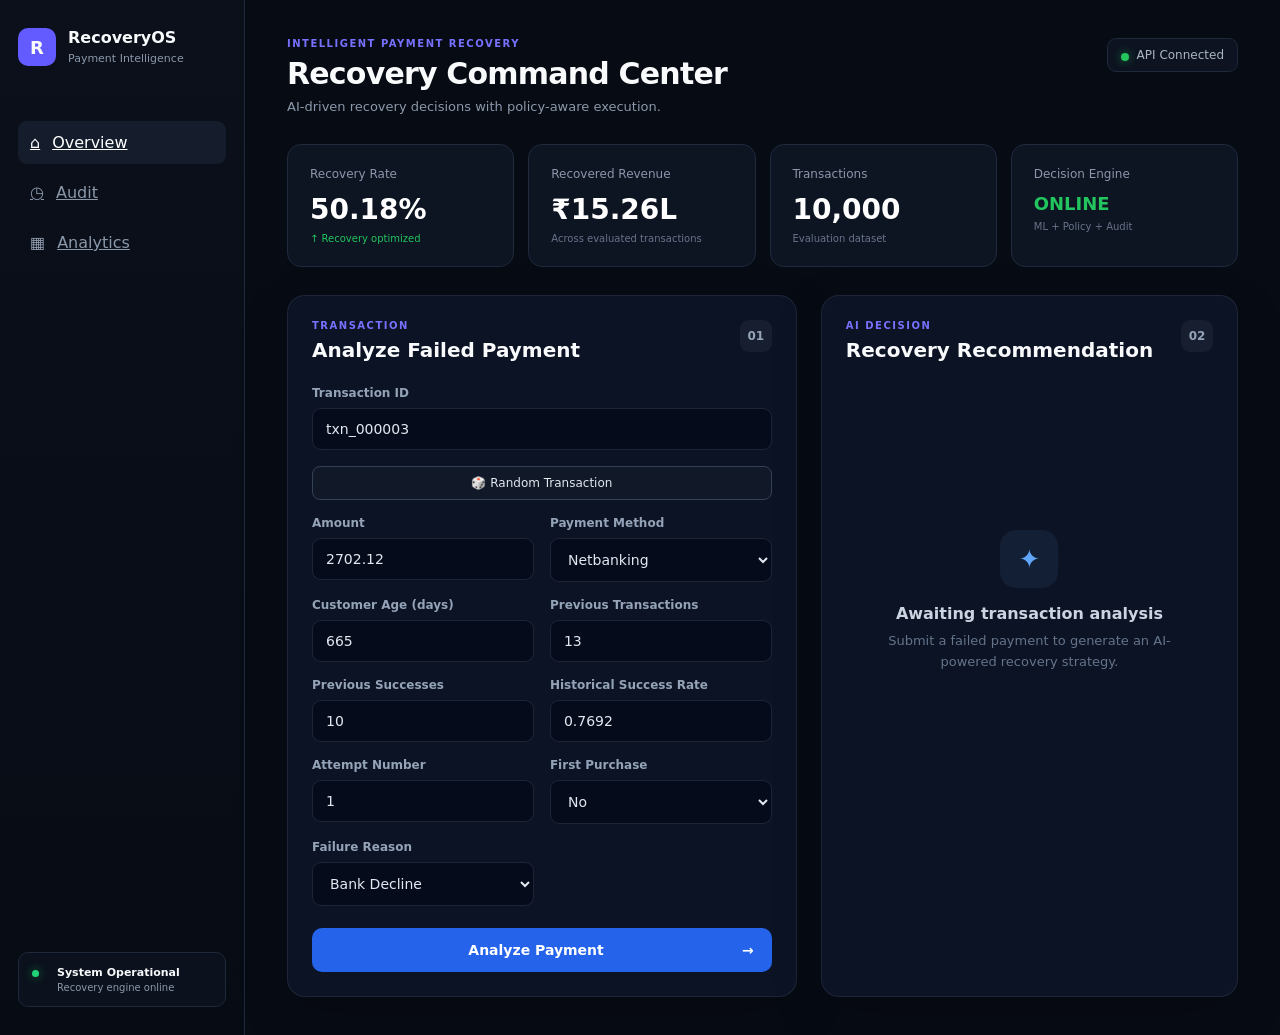
<file: frontend/index.html>
<!DOCTYPE html>
<html lang="en">
<head>
    <meta charset="UTF-8">
    <meta name="viewport" content="width=device-width, initial-scale=1.0">

    <title>RecoveryOS</title>

    <link rel="stylesheet" href="style.css">
</head>

<body>

<div class="app">

    <!-- SIDEBAR -->

<aside class="sidebar">

    <div class="brand">
        <div class="brand-icon">R</div>

        <div>
            <h1>RecoveryOS</h1>
            <span>Payment Intelligence</span>
        </div>
    </div>

    <nav>

        <a href="index.html" class="nav-item active">
            <span>⌂</span>
            <span>Overview</span>
        </a>

        <a href="audit.html" class="nav-item">
            <span>◷</span>
            <span>Audit</span>
        </a>

        <a href="analytics.html" class="nav-item">
            <span>▦</span>
            <span>Analytics</span>
        </a>

    </nav>

    <div class="system-status">

        <span class="status-dot"></span>

        <div>
            <strong>System Operational</strong>
            <small>Recovery engine online</small>
        </div>

    </div>

</aside>


    <!-- MAIN -->

    <main class="main">

        <!-- HEADER -->

        <header class="header">

            <div>
                <p class="eyebrow">INTELLIGENT PAYMENT RECOVERY</p>

                <h2>Recovery Command Center</h2>

                <p class="subtitle">
                    AI-driven recovery decisions with policy-aware execution.
                </p>
            </div>

            <div class="header-status">
                <span class="status-dot"></span>
                API Connected
            </div>

        </header>


        <!-- METRICS -->

        <section class="metrics">

            <div class="metric-card">

                <span>Recovery Rate</span>

                <strong>50.18%</strong>

                <small class="positive">
                    ↑ Recovery optimized
                </small>

            </div>


            <div class="metric-card">

                <span>Recovered Revenue</span>

                <strong>₹15.26L</strong>

                <small>
                    Across evaluated transactions
                </small>

            </div>


            <div class="metric-card">

                <span>Transactions</span>

                <strong>10,000</strong>

                <small>
                    Evaluation dataset
                </small>

            </div>


            <div class="metric-card">

                <span>Decision Engine</span>

                <strong class="online">ONLINE</strong>

                <small>
                    ML + Policy + Audit
                </small>

            </div>

        </section>


        <!-- ANALYSIS SECTION -->

        <section class="workspace">

            <!-- INPUT -->

            <div class="panel transaction-panel">

                <div class="panel-header">

                    <div>
                        <p class="eyebrow">TRANSACTION</p>

                        <h3>Analyze Failed Payment</h3>
                    </div>

                    <span class="panel-number">01</span>

                </div>


                <div class="form-grid">

                    <div class="form-group full">

                        <label>Transaction ID</label>

                        <input
                            id="transactionId"
                            type="text"
                            value="txn_000003"
                        >

                    </div>


                    <div class="form-group">

                        <label>Amount</label>

                        <input
                            id="amount"
                            type="number"
                            value="2702.12"
                        >

                    </div>


                    <div class="form-group">

                        <label>Payment Method</label>

                        <select id="paymentMethod">

                            <option value="netbanking">
                                Netbanking
                            </option>

                            <option value="card">
                                Card
                            </option>

                            <option value="upi">
                                UPI
                            </option>

                            <option value="wallet">
                                Wallet
                            </option>

                        </select>

                    </div>


                    <div class="form-group">

                        <label>Customer Age (days)</label>

                        <input
                            id="customerAge"
                            type="number"
                            value="665"
                        >

                    </div>


                    <div class="form-group">

                        <label>Previous Transactions</label>

                        <input
                            id="previousTransactions"
                            type="number"
                            value="13"
                        >

                    </div>


                    <div class="form-group">

                        <label>Previous Successes</label>

                        <input
                            id="previousSuccesses"
                            type="number"
                            value="10"
                        >

                    </div>


                    <div class="form-group">

                        <label>Historical Success Rate</label>

                        <input
                            id="historicalRate"
                            type="number"
                            step="0.0001"
                            value="0.7692"
                        >

                    </div>


                    <div class="form-group">

                        <label>Attempt Number</label>

                        <input
                            id="attemptNumber"
                            type="number"
                            value="1"
                        >

                    </div>


                    <div class="form-group">

                        <label>First Purchase</label>

                        <select id="firstPurchase">

                            <option value="false">
                                No
                            </option>

                            <option value="true">
                                Yes
                            </option>

                        </select>

                    </div>


                    <div class="form-group">

                        <label>Failure Reason</label>

                        <select id="failureReason">

                            <option value="bank_decline">
                                Bank Decline
                            </option>

                            <option value="network_error">
                                Network Error
                            </option>

                            <option value="gateway_error">
                                Gateway Error
                            </option>

                            <option value="insufficient_balance">
                                Insufficient Balance
                            </option>

                            <option value="expired_card">
                                Expired Card
                            </option>

                            <option value="authentication_failed">
                                Authentication Failed
                            </option>

                        </select>

                    </div>

                </div>


                <button
                    id="analyzeButton"
                    class="primary-button"
                    onclick="analyzeTransaction()"
                >

                    Analyze Payment

                    <span>→</span>

                </button>


                <div
                    id="loading"
                    class="loading hidden"
                >
                    Running RecoveryOS decision engine...
                </div>


                <div
                    id="error"
                    class="error hidden"
                ></div>

            </div>


            <!-- DECISION -->

            <div class="panel decision-panel">

                <div class="panel-header">

                    <div>
                        <p class="eyebrow">AI DECISION</p>

                        <h3>Recovery Recommendation</h3>
                    </div>

                    <span class="panel-number">02</span>

                </div>


                <div id="emptyDecision" class="empty-state">

                    <div class="empty-icon">
                        ✦
                    </div>

                    <h4>Awaiting transaction analysis</h4>

                    <p>
                        Submit a failed payment to generate an
                        AI-powered recovery strategy.
                    </p>

                </div>


                <div
                    id="decisionContent"
                    class="hidden"
                >

                    <div class="recommendation">

                        <span class="recommendation-label">
                            RECOMMENDED ACTION
                        </span>

                        <div
                            id="recommendedAction"
                            class="recommended-action"
                        >
                            RETRY
                        </div>

                        <div class="confidence">

                            <span>Recovery probability</span>

                            <strong id="recommendedProbability">
                                68.02%
                            </strong>

                        </div>

                    </div>


                    <div class="action-list">

                        <div class="action-row">

                            <div>
                                <strong>Retry</strong>
                                <small>
                                    Direct payment retry
                                </small>
                            </div>

                            <div class="probability">

                                <div class="bar">
                                    <div
                                        id="retryBar"
                                        class="bar-fill"
                                    ></div>
                                </div>

                                <span id="retryProbability">
                                    —
                                </span>

                            </div>

                        </div>


                        <div class="action-row">

                            <div>
                                <strong>Payment Link</strong>
                                <small>
                                    Generate alternate payment
                                </small>
                            </div>

                            <div class="probability">

                                <div class="bar">
                                    <div
                                        id="paymentLinkBar"
                                        class="bar-fill"
                                    ></div>
                                </div>

                                <span id="paymentLinkProbability">
                                    —
                                </span>

                            </div>

                        </div>


                        <div class="action-row">

                            <div>
                                <strong>Reminder</strong>
                                <small>
                                    Prompt customer to retry
                                </small>
                            </div>

                            <div class="probability">

                                <div class="bar">
                                    <div
                                        id="reminderBar"
                                        class="bar-fill"
                                    ></div>
                                </div>

                                <span id="reminderProbability">
                                    —
                                </span>

                            </div>

                        </div>

                    </div>


                    <!-- POLICY -->

<div class="policy-box">

    <div class="policy-header">

        <span>
            POLICY CHECK
        </span>

        <strong id="policyStatus">
            ✓ APPROVED
        </strong>

    </div>

    <div id="policyReasons">
        No policy restrictions.
    </div>

</div>


<!-- DECISION INTELLIGENCE -->

<!-- DECISION INTELLIGENCE -->

<div class="decision-intelligence">

    <div class="decision-intelligence-header">

        <div>

            <span class="eyebrow">
                DECISION INTELLIGENCE
            </span>

            <h3>
                Why this decision?
            </h3>

        </div>

        <span class="decision-badge">
            AI EXPLANATION
        </span>

    </div>


    <div
        id="reasonList"
        class="reason-list"
    >

        <div class="reason-item">

            <span class="reason-icon">
                ✓
            </span>

            <span>
                Analyze a transaction to see why
                the recovery action was selected.
            </span>

        </div>

    </div>

</div>


<!-- EXECUTE -->

                    <button
                        id="executeButton"
                        class="execute-button"
                        onclick="executeRecovery()"
                    >

                        Execute Recovery

                        <span>↗</span>

                    </button>

                </div>

            </div>

        </section>


        <!-- RESULT -->

        <section
            id="resultSection"
            class="result-section hidden"
        >

            <div class="success-card">

                <div class="success-icon">
                    ✓
                </div>

                <div>

                    <p class="eyebrow">
                        RECOVERY RESULT
                    </p>

                    <h3 id="executionStatus">
                        Payment Recovered
                    </h3>

                    <p id="executionMessage">
                        Payment successfully recovered.
                    </p>

                </div>

                <div class="recovered-amount">

                    <span>Amount Recovered</span>

                    <strong id="recoveredAmount">
                        ₹0.00
                    </strong>

                </div>

            </div>


            <div class="audit-card">

                <div>

                    <p class="eyebrow">
                        AUDIT TRAIL
                    </p>

                    <h3>Decision → Policy → Execution</h3>

                </div>

                <div class="audit-id">

                    <span>Audit ID</span>

                    <code id="auditId">
                        —
                    </code>

                </div>

            </div>

        </section>


        <!-- AUDIT TIMELINE -->

        <section
            id="auditSection"
            class="panel audit-panel hidden"
        >

            <div class="panel-header">

                <div>

                    <p class="eyebrow">
                        GOVERNANCE
                    </p>

                    <h3>Transaction Audit Trail</h3>

                </div>

            </div>


            <div id="auditTimeline"></div>

        </section>


    </main>

</div>


<script src="app.js"></script>

</body>
</html>
</file>
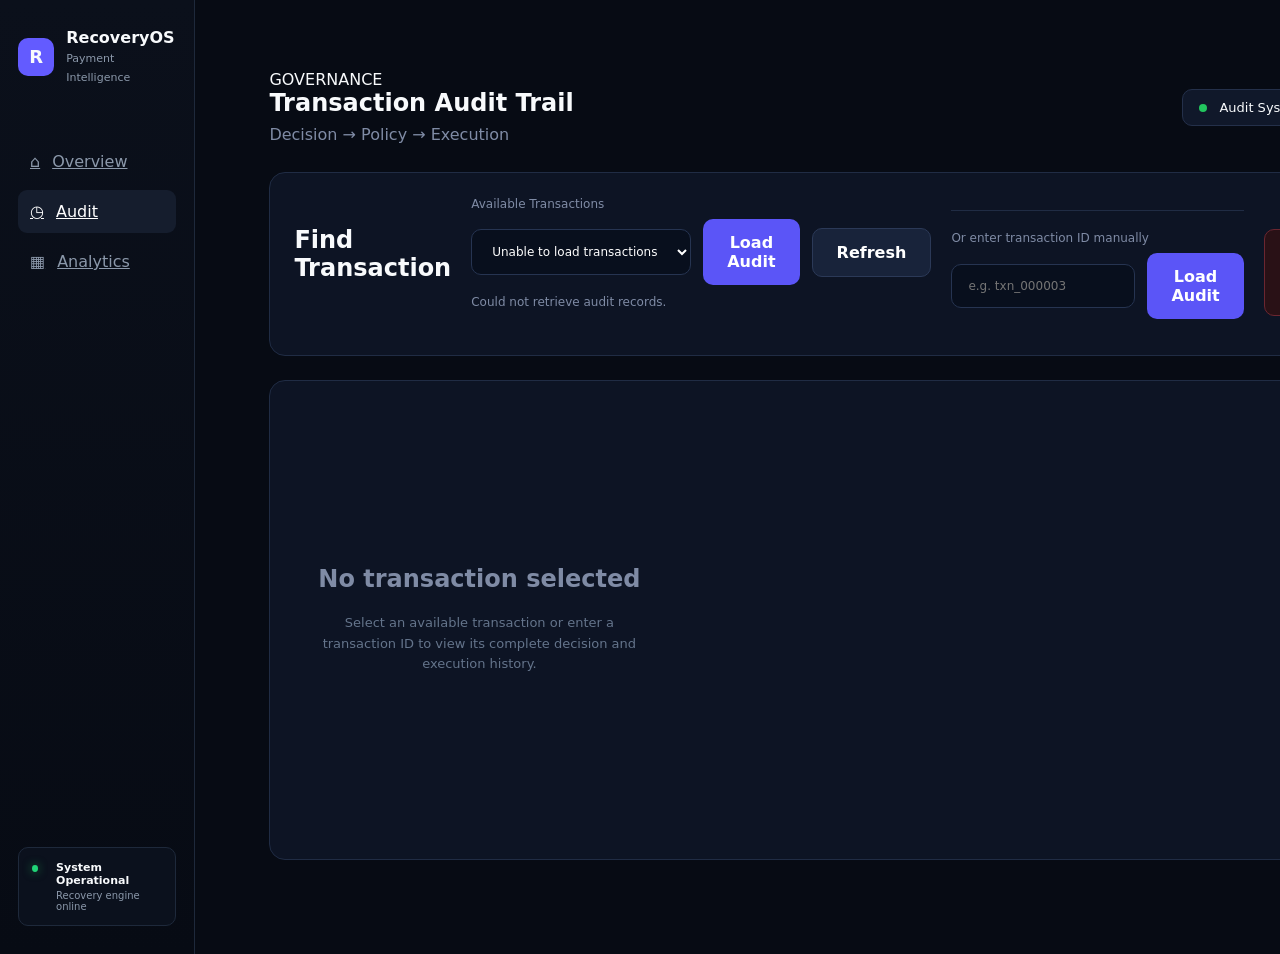
<file: frontend/audit.html>
<!DOCTYPE html>
<html lang="en">

<head>
    <meta charset="UTF-8">
    <meta name="viewport" content="width=device-width, initial-scale=1.0">

    <title>Audit Trail | RecoveryOS</title>

    <link rel="stylesheet" href="style.css">

    <style>

        .audit-page {
            padding: 32px;
        }

        .audit-header {
            display: flex;
            justify-content: space-between;
            align-items: center;
            margin-bottom: 28px;
        }

        .audit-header h1 {
            margin: 0;
        }

        .audit-header p {
            margin-top: 8px;
            color: #7f8ba5;
        }

        .audit-status {
            padding: 10px 16px;
            border-radius: 10px;
            border: 1px solid #24304a;
            background: #10182a;
            font-size: 13px;
        }

        .audit-status span {
            display: inline-block;
            width: 8px;
            height: 8px;
            border-radius: 50%;
            background: #22c55e;
            margin-right: 8px;
        }

        .audit-card {
            background: #0d1424;
            border: 1px solid #202c44;
            border-radius: 16px;
            padding: 24px;
            margin-bottom: 24px;
        }

        .audit-card h2 {
            margin-top: 0;
            margin-bottom: 20px;
        }

        .search-row {
            display: flex;
            gap: 12px;
            align-items: center;
        }

        .search-row input,
        .search-row select {
            flex: 1;
            padding: 14px 16px;
            border-radius: 10px;
            border: 1px solid #263451;
            background: #080f1d;
            color: white;
            outline: none;
        }

        .search-row select {
            cursor: pointer;
        }

        .search-row button {
            padding: 14px 24px;
            border: none;
            border-radius: 10px;
            background: #5b55f7;
            color: white;
            font-weight: 600;
            cursor: pointer;
        }

        .search-row button:hover {
            opacity: 0.9;
        }

        .secondary-button {
            background: #18233a !important;
            border: 1px solid #2b3957 !important;
        }

        .search-label {
            display: block;
            color: #7f8ba5;
            font-size: 12px;
            margin-bottom: 8px;
        }

        .selector-section {
            margin-bottom: 22px;
        }

        .manual-section {
            padding-top: 20px;
            border-top: 1px solid #202c44;
        }

        .audit-summary {
            display: grid;
            grid-template-columns: repeat(4, 1fr);
            gap: 16px;
        }

        .summary-box {
            background: #10192b;
            border: 1px solid #202c44;
            border-radius: 12px;
            padding: 18px;
        }

        .summary-label {
            color: #7f8ba5;
            font-size: 12px;
            margin-bottom: 8px;
        }

        .summary-value {
            font-size: 18px;
            font-weight: 700;
        }

        .timeline {
            position: relative;
            margin-top: 24px;
            padding-left: 28px;
        }

        .timeline::before {
            content: "";
            position: absolute;
            left: 7px;
            top: 8px;
            bottom: 8px;
            width: 2px;
            background: #293653;
        }

        .timeline-item {
            position: relative;
            margin-bottom: 28px;
        }

        .timeline-dot {
            position: absolute;
            left: -27px;
            top: 4px;
            width: 12px;
            height: 12px;
            border-radius: 50%;
            background: #6558ff;
            box-shadow: 0 0 0 4px #10182a;
        }

        .timeline-title {
            font-weight: 700;
            margin-bottom: 6px;
        }

        .timeline-meta {
            color: #7f8ba5;
            font-size: 13px;
            line-height: 1.6;
        }

        .json-box {
            background: #080d18;
            border: 1px solid #202c44;
            border-radius: 10px;
            padding: 18px;
            overflow-x: auto;
            white-space: pre-wrap;
            font-family: Consolas, monospace;
            font-size: 13px;
            color: #b9c5dc;
        }

        .empty-state {
            text-align: center;
            padding: 60px 20px;
            color: #7f8ba5;
        }

        .error-box {
            background: #291116;
            border: 1px solid #6b2630;
            color: #ff8f9a;
            padding: 14px 16px;
            border-radius: 10px;
            margin-top: 16px;
            display: none;
        }

        .success-box {
            background: #0d2519;
            border: 1px solid #1f6b3b;
            color: #6ee7a1;
            padding: 12px 16px;
            border-radius: 10px;
            margin-top: 16px;
            display: none;
        }

        .transaction-count {
            color: #7f8ba5;
            font-size: 12px;
            margin-top: 10px;
        }

        @media (max-width: 900px) {

            .audit-summary {
                grid-template-columns: repeat(2, 1fr);
            }

            .search-row {
                flex-wrap: wrap;
            }

        }

        @media (max-width: 600px) {

            .audit-page {
                padding: 18px;
            }

            .audit-header {
                flex-direction: column;
                align-items: flex-start;
                gap: 16px;
            }

            .search-row {
                flex-direction: column;
                align-items: stretch;
            }

            .audit-summary {
                grid-template-columns: 1fr;
            }

        }

    </style>

</head>


<body>

<div class="app">

<!-- SIDEBAR -->

<aside class="sidebar">

    <div class="brand">
        <div class="brand-icon">R</div>

        <div>
            <h1>RecoveryOS</h1>
            <span>Payment Intelligence</span>
        </div>
    </div>

    <nav>

        <a href="index.html" class="nav-item">
            <span>⌂</span>
            <span>Overview</span>
        </a>

        <a href="audit.html" class="nav-item active">
            <span>◷</span>
            <span>Audit</span>
        </a>

        <a href="analytics.html" class="nav-item">
            <span>▦</span>
            <span>Analytics</span>
        </a>

    </nav>

    <div class="system-status">

        <span class="status-dot"></span>

        <div>
            <strong>System Operational</strong>
            <small>Recovery engine online</small>
        </div>

    </div>

</aside>


    <!-- MAIN -->

    <main class="main">

        <section class="audit-page">


            <!-- HEADER -->

            <div class="audit-header">

                <div>

                    <div class="section-label">
                        GOVERNANCE
                    </div>

                    <h1>
                        Transaction Audit Trail
                    </h1>

                    <p>
                        Decision → Policy → Execution
                    </p>

                </div>


                <div class="audit-status">

                    <span></span>

                    Audit System Online

                </div>

            </div>



            <!-- SEARCH CARD -->

            <div class="audit-card">

                <h2>
                    Find Transaction
                </h2>


                <!-- AVAILABLE TRANSACTIONS -->

                <div class="selector-section">

                    <label
                        class="search-label"
                        for="transactionSelect"
                    >
                        Available Transactions
                    </label>


                    <div class="search-row">

                        <select id="transactionSelect">

                            <option value="">
                                Loading transactions...
                            </option>

                        </select>


                        <button
                            id="selectLoadButton"
                        >
                            Load Audit
                        </button>


                        <button
                            id="refreshButton"
                            class="secondary-button"
                        >
                            Refresh
                        </button>

                    </div>


                    <div
                        id="transactionCount"
                        class="transaction-count"
                    >
                    </div>

                </div>



                <!-- MANUAL SEARCH -->

                <div class="manual-section">

                    <label
                        class="search-label"
                        for="transactionInput"
                    >
                        Or enter transaction ID manually
                    </label>


                    <div class="search-row">

                        <input
                            type="text"
                            id="transactionInput"
                            placeholder="e.g. txn_000003"
                        >


                        <button id="searchButton">
                            Load Audit
                        </button>

                    </div>

                </div>


                <div
                    id="errorBox"
                    class="error-box"
                ></div>


                <div
                    id="successBox"
                    class="success-box"
                ></div>

            </div>



            <!-- SUMMARY -->

            <div
                id="summarySection"
                class="audit-card"
                style="display:none;"
            >

                <h2>
                    Transaction Summary
                </h2>


                <div class="audit-summary">


                    <div class="summary-box">

                        <div class="summary-label">
                            TRANSACTION
                        </div>

                        <div
                            class="summary-value"
                            id="summaryTransaction"
                        >
                            —
                        </div>

                    </div>



                    <div class="summary-box">

                        <div class="summary-label">
                            ACTION
                        </div>

                        <div
                            class="summary-value"
                            id="summaryAction"
                        >
                            —
                        </div>

                    </div>



                    <div class="summary-box">

                        <div class="summary-label">
                            POLICY
                        </div>

                        <div
                            class="summary-value"
                            id="summaryPolicy"
                        >
                            —
                        </div>

                    </div>



                    <div class="summary-box">

                        <div class="summary-label">
                            STATUS
                        </div>

                        <div
                            class="summary-value"
                            id="summaryStatus"
                        >
                            —
                        </div>

                    </div>

                </div>

            </div>



            <!-- TIMELINE -->

            <div
                id="timelineSection"
                class="audit-card"
                style="display:none;"
            >

                <h2>
                    Decision Timeline
                </h2>

                <div
                    id="timeline"
                    class="timeline"
                ></div>

            </div>



            <!-- RAW AUDIT -->

            <div
                id="rawSection"
                class="audit-card"
                style="display:none;"
            >

                <h2>
                    Audit Record
                </h2>

                <div
                    id="rawAudit"
                    class="json-box"
                ></div>

            </div>



            <!-- EMPTY -->

            <div
                id="emptyState"
                class="audit-card"
            >

                <div class="empty-state">

                    <h2>
                        No transaction selected
                    </h2>

                    <p>
                        Select an available transaction or enter
                        a transaction ID to view its complete
                        decision and execution history.
                    </p>

                </div>

            </div>


        </section>

    </main>

</div>


<script src="audit.js"></script>

</body>

</html>
</file>
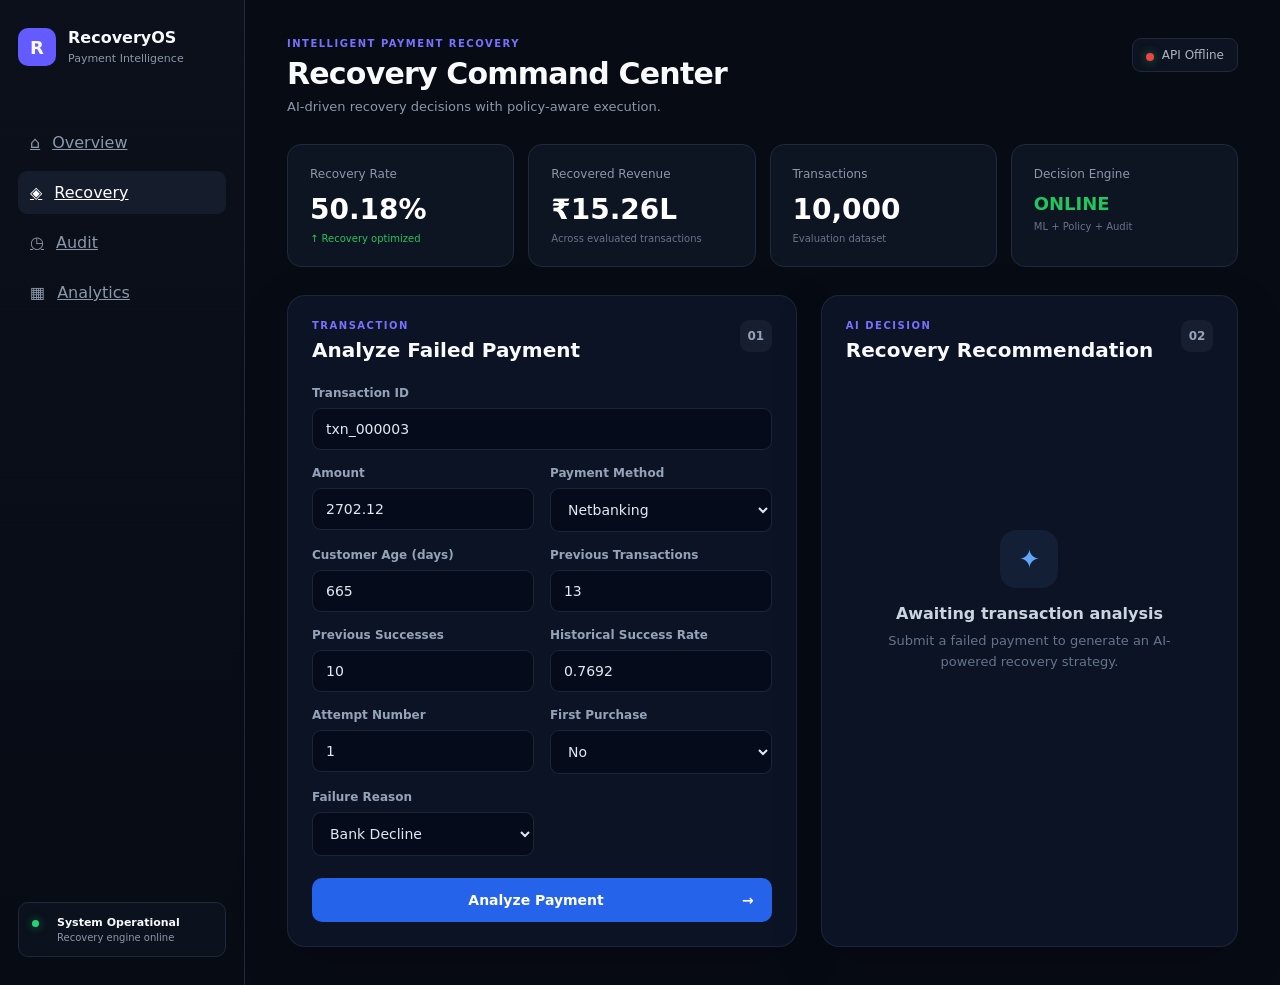
<file: frontend/recovery.html>
<!DOCTYPE html>
<html lang="en">
<head>
    <meta charset="UTF-8">
    <meta name="viewport" content="width=device-width, initial-scale=1.0">

    <title>RecoveryOS — Recovery</title>

    <link rel="stylesheet" href="style.css">
</head>
<body>

<div class="app">

    <!-- SIDEBAR -->

    <aside class="sidebar">

        <div class="brand">
            <div class="brand-icon">R</div>

            <div>
                <h1>RecoveryOS</h1>
                <span>Payment Intelligence</span>
            </div>
        </div>

        <nav>

            <a href="index.html" class="nav-item">
                <span>⌂</span>
                Overview
            </a>

            <a href="recovery.html" class="nav-item active">
                <span>◈</span>
                Recovery
            </a>

            <a href="audit.html" class="nav-item">
                <span>◷</span>
                Audit
            </a>

            <a href="analytics.html" class="nav-item">
                <span>▦</span>
                Analytics
            </a>

                </nav>

        <div class="system-status">

            <span class="status-dot"></span>

            <div>
                <strong>System Operational</strong>
                <small>Recovery engine online</small>
            </div>

        </div>

    </aside>


    <!-- MAIN -->

    <main class="main">

        <!-- HEADER -->

        <header class="header">

            <div>
                <p class="eyebrow">INTELLIGENT PAYMENT RECOVERY</p>

                <h2>Recovery Command Center</h2>

                <p class="subtitle">
                    AI-driven recovery decisions with policy-aware execution.
                </p>
            </div>

            <div class="header-status">
                <span class="status-dot"></span>
                API Connected
            </div>

        </header>


        <!-- METRICS -->

        <section class="metrics">

            <div class="metric-card">

                <span>Recovery Rate</span>

                <strong>50.18%</strong>

                <small class="positive">
                    ↑ Recovery optimized
                </small>

            </div>


            <div class="metric-card">

                <span>Recovered Revenue</span>

                <strong>₹15.26L</strong>

                <small>
                    Across evaluated transactions
                </small>

            </div>


            <div class="metric-card">

                <span>Transactions</span>

                <strong>10,000</strong>

                <small>
                    Evaluation dataset
                </small>

            </div>


            <div class="metric-card">

                <span>Decision Engine</span>

                <strong class="online">ONLINE</strong>

                <small>
                    ML + Policy + Audit
                </small>

            </div>

        </section>


        <!-- ANALYSIS SECTION -->

        <section class="workspace">

            <!-- INPUT -->

            <div class="panel transaction-panel">

                <div class="panel-header">

                    <div>
                        <p class="eyebrow">TRANSACTION</p>

                        <h3>Analyze Failed Payment</h3>
                    </div>

                    <span class="panel-number">01</span>

                </div>


                <div class="form-grid">

                    <div class="form-group full">

                        <label>Transaction ID</label>

                        <input
                            id="transactionId"
                            type="text"
                            value="txn_000003"
                        >

                    </div>


                    <div class="form-group">

                        <label>Amount</label>

                        <input
                            id="amount"
                            type="number"
                            value="2702.12"
                        >

                    </div>


                    <div class="form-group">

                        <label>Payment Method</label>

                        <select id="paymentMethod">

                            <option value="netbanking">
                                Netbanking
                            </option>

                            <option value="card">
                                Card
                            </option>

                            <option value="upi">
                                UPI
                            </option>

                            <option value="wallet">
                                Wallet
                            </option>

                        </select>

                    </div>


                    <div class="form-group">

                        <label>Customer Age (days)</label>

                        <input
                            id="customerAge"
                            type="number"
                            value="665"
                        >

                    </div>


                    <div class="form-group">

                        <label>Previous Transactions</label>

                        <input
                            id="previousTransactions"
                            type="number"
                            value="13"
                        >

                    </div>


                    <div class="form-group">

                        <label>Previous Successes</label>

                        <input
                            id="previousSuccesses"
                            type="number"
                            value="10"
                        >

                    </div>


                    <div class="form-group">

                        <label>Historical Success Rate</label>

                        <input
                            id="historicalRate"
                            type="number"
                            step="0.0001"
                            value="0.7692"
                        >

                    </div>


                    <div class="form-group">

                        <label>Attempt Number</label>

                        <input
                            id="attemptNumber"
                            type="number"
                            value="1"
                        >

                    </div>


                    <div class="form-group">

                        <label>First Purchase</label>

                        <select id="firstPurchase">

                            <option value="false">
                                No
                            </option>

                            <option value="true">
                                Yes
                            </option>

                        </select>

                    </div>


                    <div class="form-group">

                        <label>Failure Reason</label>

                        <select id="failureReason">

                            <option value="bank_decline">
                                Bank Decline
                            </option>

                            <option value="network_error">
                                Network Error
                            </option>

                            <option value="gateway_error">
                                Gateway Error
                            </option>

                            <option value="insufficient_balance">
                                Insufficient Balance
                            </option>

                            <option value="expired_card">
                                Expired Card
                            </option>

                            <option value="authentication_failed">
                                Authentication Failed
                            </option>

                        </select>

                    </div>

                </div>


                <button
                    id="analyzeButton"
                    class="primary-button"
                    
                >

                    Analyze Payment

                    <span>→</span>

                </button>


                <div
                    id="loading"
                    class="loading hidden"
                >
                    Running RecoveryOS decision engine...
                </div>


                <div
                    id="error"
                    class="error hidden"
                ></div>

            </div>


            <!-- DECISION -->

            <div class="panel decision-panel">

                <div class="panel-header">

                    <div>
                        <p class="eyebrow">AI DECISION</p>

                        <h3>Recovery Recommendation</h3>
                    </div>

                    <span class="panel-number">02</span>

                </div>


                <div id="emptyDecision" class="empty-state">

                    <div class="empty-icon">
                        ✦
                    </div>

                    <h4>Awaiting transaction analysis</h4>

                    <p>
                        Submit a failed payment to generate an
                        AI-powered recovery strategy.
                    </p>

                </div>


                <div
                    id="decisionContent"
                    class="hidden"
                >

                    <div class="recommendation">

                        <span class="recommendation-label">
                            RECOMMENDED ACTION
                        </span>

                        <div
                            id="recommendedAction"
                            class="recommended-action"
                        >
                            RETRY
                        </div>

                        <div class="confidence">

                            <span>Recovery probability</span>

                            <strong id="recommendedProbability">
                                68.02%
                            </strong>

                        </div>

                    </div>


                    <div class="action-list">

                        <div class="action-row">

                            <div>
                                <strong>Retry</strong>
                                <small>
                                    Direct payment retry
                                </small>
                            </div>

                            <div class="probability">

                                <div class="bar">
                                    <div
                                        id="retryBar"
                                        class="bar-fill"
                                    ></div>
                                </div>

                                <span id="retryProbability">
                                    —
                                </span>

                            </div>

                        </div>


                        <div class="action-row">

                            <div>
                                <strong>Payment Link</strong>
                                <small>
                                    Generate alternate payment
                                </small>
                            </div>

                            <div class="probability">

                                <div class="bar">
                                    <div
                                        id="paymentLinkBar"
                                        class="bar-fill"
                                    ></div>
                                </div>

                                <span id="paymentLinkProbability">
                                    —
                                </span>

                            </div>

                        </div>


                        <div class="action-row">

                            <div>
                                <strong>Reminder</strong>
                                <small>
                                    Prompt customer to retry
                                </small>
                            </div>

                            <div class="probability">

                                <div class="bar">
                                    <div
                                        id="reminderBar"
                                        class="bar-fill"
                                    ></div>
                                </div>

                                <span id="reminderProbability">
                                    —
                                </span>

                            </div>

                        </div>

                    </div>


                    <!-- POLICY -->

<div class="policy-box">

    <div class="policy-header">

        <span>
            POLICY CHECK
        </span>

        <strong id="policyStatus">
            ✓ APPROVED
        </strong>

    </div>

    <div id="policyReasons">
        No policy restrictions.
    </div>

</div>


<!-- DECISION INTELLIGENCE -->

<!-- DECISION INTELLIGENCE -->

<div class="decision-intelligence">

    <div class="decision-intelligence-header">

        <div>

            <span class="eyebrow">
                DECISION INTELLIGENCE
            </span>

            <h3>
                Why this decision?
            </h3>

        </div>

        <span class="decision-badge">
            AI EXPLANATION
        </span>

    </div>


    <div
        id="reasonList"
        class="reason-list"
    >

        <div class="reason-item">

            <span class="reason-icon">
                ✓
            </span>

            <span>
                Analyze a transaction to see why
                the recovery action was selected.
            </span>

        </div>

    </div>

</div>


<!-- EXECUTE -->

                    <button
                        id="executeButton"
                        class="execute-button"
                        
                    >

                        Execute Recovery

                        <span>↗</span>

                    </button>

                </div>

            </div>

        </section>


        <!-- RESULT -->

        <section
            id="resultSection"
            class="result-section hidden"
        >

            <div class="success-card">

                <div class="success-icon">
                    ✓
                </div>

                <div>

                    <p class="eyebrow">
                        RECOVERY RESULT
                    </p>

                    <h3 id="executionStatus">
                        Payment Recovered
                    </h3>

                    <p id="executionMessage">
                        Payment successfully recovered.
                    </p>

                </div>

                <div class="recovered-amount">

                    <span>Amount Recovered</span>

                    <strong id="recoveredAmount">
                        ₹0.00
                    </strong>

                </div>

            </div>


            <div class="audit-card">

                <div>

                    <p class="eyebrow">
                        AUDIT TRAIL
                    </p>

                    <h3>Decision → Policy → Execution</h3>

                </div>

                <div class="audit-id">

                    <span>Audit ID</span>

                    <code id="auditId">
                        —
                    </code>

                </div>

            </div>

        </section>


        <!-- AUDIT TIMELINE -->

        <section
            id="auditSection"
            class="panel audit-panel hidden"
        >

            <div class="panel-header">

                <div>

                    <p class="eyebrow">
                        GOVERNANCE
                    </p>

                    <h3>Transaction Audit Trail</h3>

                </div>

            </div>


            <div id="auditTimeline"></div>

        </section>


    </main>

</div>


<script src="recovery.js"></script>

</body>
</html>
</file>
<file: frontend/style.css>
* {
    box-sizing: border-box;
    margin: 0;
    padding: 0;
}

:root {
    --bg: #070b14;
    --panel: #0d1320;
    --panel-light: #111a2a;
    --border: #1e293b;

    --text: #f8fafc;
    --muted: #8b98aa;

    --primary: #635bff;
    --primary-light: #817aff;

    --success: #22c55e;
    --danger: #ef4444;

    --radius: 14px;
}

body {
    font-family:
        Inter,
        ui-sans-serif,
        system-ui,
        -apple-system,
        BlinkMacSystemFont,
        "Segoe UI",
        sans-serif;

    background: var(--bg);
    color: var(--text);

    min-height: 100vh;
}


button,
input,
select {
    font: inherit;
}


/* ================================
   APP
================================ */

.app {
    display: flex;
    min-height: 100vh;
}


/* ================================
   SIDEBAR
================================ */

.sidebar {
    width: 245px;

    border-right: 1px solid var(--border);

    padding: 28px 18px;

    display: flex;
    flex-direction: column;

    background:
        linear-gradient(
            180deg,
            #0b101b 0%,
            #070b14 100%
        );
}


.brand {
    display: flex;
    align-items: center;
    gap: 12px;

    margin-bottom: 55px;
}


.brand-icon {
    width: 38px;
    height: 38px;

    border-radius: 10px;

    display: grid;
    place-items: center;

    background: var(--primary);

    font-weight: 800;
    font-size: 18px;
}


.brand h1 {
    font-size: 16px;
}


.brand span {
    color: var(--muted);
    font-size: 11px;
}


nav {
    display: flex;
    flex-direction: column;
    gap: 7px;
}


.nav-item {
    border: 0;

    background: transparent;

    color: var(--muted);

    padding: 12px;

    border-radius: 9px;

    text-align: left;

    cursor: pointer;

    display: flex;
    gap: 12px;
    align-items: center;
}


.nav-item:hover,
.nav-item.active {
    background: #151d2d;
    color: white;
}


.system-status {
    margin-top: auto;

    display: flex;
    gap: 10px;

    padding: 13px;

    border: 1px solid var(--border);

    border-radius: 10px;

    background: #0b111d;
}


.system-status strong {
    display: block;
    font-size: 11px;
}


.system-status small {
    display: block;

    color: var(--muted);

    margin-top: 3px;

    font-size: 10px;
}


.status-dot {
    width: 8px;
    height: 8px;

    background: var(--success);

    border-radius: 50%;

    margin-top: 4px;

    box-shadow:
        0 0 10px rgba(34, 197, 94, 0.6);
}


/* ================================
   MAIN
================================ */

.main {
    flex: 1;

    padding: 38px 42px;

    max-width: 1500px;

    margin: auto;
}


.header {
    display: flex;

    justify-content: space-between;
    align-items: flex-start;

    margin-bottom: 30px;
}


.eyebrow {
    color: var(--primary-light);

    font-size: 10px;

    font-weight: 700;

    letter-spacing: 1.4px;

    margin-bottom: 7px;
}


.header h2 {
    font-size: 30px;

    letter-spacing: -0.8px;
}


.subtitle {
    color: var(--muted);

    margin-top: 8px;

    font-size: 13px;
}


.header-status {
    border: 1px solid var(--border);

    background: var(--panel);

    border-radius: 9px;

    padding: 9px 13px;

    display: flex;
    align-items: center;
    gap: 8px;

    color: #aab5c5;

    font-size: 12px;
}


/* ================================
   METRICS
================================ */

.metrics {
    display: grid;

    grid-template-columns:
        repeat(4, 1fr);

    gap: 14px;

    margin-bottom: 20px;
}


.metric-card {
    background: var(--panel);

    border: 1px solid var(--border);

    border-radius: var(--radius);

    padding: 19px;
}


.metric-card span {
    color: var(--muted);

    display: block;

    font-size: 11px;

    margin-bottom: 10px;
}


.metric-card strong {
    font-size: 24px;

    display: block;
}


.metric-card small {
    color: var(--muted);

    display: block;

    margin-top: 6px;

    font-size: 10px;
}


.metric-card .positive {
    color: var(--success);
}


.metric-card .online {
    color: var(--success);

    font-size: 18px;
}


/* ================================
   WORKSPACE
================================ */

.workspace {
    display: grid;

    grid-template-columns:
        1.05fr
        0.95fr;

    gap: 18px;
}


.panel {
    background: var(--panel);

    border: 1px solid var(--border);

    border-radius: var(--radius);

    padding: 24px;
}


.panel-header {
    display: flex;

    justify-content: space-between;

    margin-bottom: 22px;
}


.panel-header h3 {
    font-size: 17px;
}


.panel-number {
    color: #536174;

    font-size: 11px;

    font-weight: 700;
}


/* ================================
   FORM
================================ */

.form-grid {
    display: grid;

    grid-template-columns:
        repeat(2, 1fr);

    gap: 14px;
}


.form-group {
    display: flex;

    flex-direction: column;

    gap: 6px;
}


.form-group.full {
    grid-column: 1 / -1;
}


.form-group label {
    color: #aeb8c7;

    font-size: 10px;

    font-weight: 600;
}


input,
select {
    background: #080e19;

    border: 1px solid #202c3e;

    border-radius: 8px;

    color: white;

    padding: 10px 11px;

    outline: none;

    font-size: 12px;
}


input:focus,
select:focus {
    border-color: var(--primary);
}


.primary-button,
.execute-button {
    width: 100%;

    border: 0;

    border-radius: 9px;

    padding: 13px;

    margin-top: 20px;

    cursor: pointer;

    color: white;

    font-weight: 700;

    font-size: 12px;

    background:
        linear-gradient(
            135deg,
            var(--primary),
            #5148df
        );

    transition: 0.2s;
}


.primary-button:hover,
.execute-button:hover {
    transform: translateY(-1px);

    box-shadow:
        0 8px 25px rgba(99, 91, 255, 0.25);
}


.primary-button span,
.execute-button span {
    float: right;
}


/* ================================
   DECISION
================================ */

.empty-state {
    height: 430px;

    display: flex;

    flex-direction: column;

    justify-content: center;

    align-items: center;

    text-align: center;
}


.empty-icon {
    width: 50px;
    height: 50px;

    border-radius: 50%;

    background: #171d31;

    display: grid;

    place-items: center;

    color: var(--primary-light);

    font-size: 22px;

    margin-bottom: 15px;
}


.empty-state h4 {
    font-size: 14px;
}


.empty-state p {
    color: var(--muted);

    max-width: 280px;

    font-size: 11px;

    line-height: 1.6;

    margin-top: 7px;
}


.recommendation {
    border: 1px solid #293354;

    background:
        linear-gradient(
            135deg,
            #11172b,
            #0c1220
        );

    border-radius: 12px;

    padding: 22px;

    text-align: center;
}


.recommendation-label {
    color: var(--muted);

    font-size: 9px;

    letter-spacing: 1.2px;
}


.recommended-action {
    color: #a39eff;

    font-size: 28px;

    font-weight: 800;

    margin: 9px 0;
}


.confidence {
    display: flex;

    justify-content: space-between;

    color: var(--muted);

    font-size: 11px;
}


.confidence strong {
    color: white;
}


/* ================================
   ACTIONS
================================ */

.action-list {
    margin-top: 20px;
}


.action-row {
    display: flex;

    justify-content: space-between;

    align-items: center;

    padding: 13px 0;

    border-bottom: 1px solid #182234;
}


.action-row strong {
    display: block;

    font-size: 12px;
}


.action-row small {
    color: var(--muted);

    font-size: 9px;
}


.probability {
    width: 180px;

    display: flex;

    align-items: center;

    gap: 9px;
}


.bar {
    flex: 1;

    height: 5px;

    background: #1b2535;

    border-radius: 5px;

    overflow: hidden;
}


.bar-fill {
    height: 100%;

    width: 0%;

    background: var(--primary);

    border-radius: 5px;

    transition: width 0.5s;
}


.probability span {
    width: 43px;

    text-align: right;

    font-size: 10px;

    color: #aeb8c7;
}


/* ================================
   POLICY
================================ */

.policy-box {
    background: #091712;

    border: 1px solid #163626;

    border-radius: 9px;

    margin-top: 18px;

    padding: 13px;
}


.policy-header {
    display: flex;

    justify-content: space-between;

    margin-bottom: 6px;
}


.policy-header span {
    color: var(--muted);

    font-size: 9px;

    letter-spacing: 1px;
}


.policy-header strong {
    color: var(--success);

    font-size: 10px;
}


#policyReasons {
    color: #7f9288;

    font-size: 10px;
}


.execute-button {
    background: var(--success);

    color: #031009;
}


/* ================================
   RESULT
================================ */

.result-section {
    margin-top: 20px;
}


.success-card,
.audit-card {
    background: var(--panel);

    border: 1px solid var(--border);

    border-radius: var(--radius);

    padding: 22px;

    display: flex;

    align-items: center;

    gap: 16px;
}


.success-icon {
    width: 45px;
    height: 45px;

    border-radius: 50%;

    background: #0d2a1b;

    color: var(--success);

    display: grid;

    place-items: center;

    font-size: 20px;
}


.success-card h3 {
    font-size: 17px;
}


.success-card p:not(.eyebrow) {
    color: var(--muted);

    font-size: 11px;

    margin-top: 4px;
}


.recovered-amount {
    margin-left: auto;

    text-align: right;
}


.recovered-amount span {
    color: var(--muted);

    font-size: 10px;

    display: block;
}


.recovered-amount strong {
    color: var(--success);

    font-size: 24px;
}


.audit-card {
    margin-top: 12px;
}


.audit-id {
    margin-left: auto;

    text-align: right;
}


.audit-id span {
    color: var(--muted);

    display: block;

    font-size: 9px;

    margin-bottom: 5px;
}


.audit-id code {
    color: #9ea9ba;

    font-size: 9px;
}


/* ================================
   AUDIT
================================ */

.audit-panel {
    margin-top: 20px;
}


.timeline-event {
    position: relative;

    padding: 14px 0 14px 25px;

    border-left: 1px solid #273246;
}


.timeline-event::before {
    content: "";

    position: absolute;

    left: -4px;
    top: 19px;

    width: 7px;
    height: 7px;

    background: var(--primary);

    border-radius: 50%;
}


.timeline-event strong {
    font-size: 11px;
}


.timeline-event p {
    color: var(--muted);

    font-size: 10px;

    margin-top: 4px;
}


/* ================================
   STATES
================================ */

.hidden {
    display: none !important;
}


.loading {
    color: var(--primary-light);

    font-size: 10px;

    margin-top: 10px;
}


.error {
    background: #2b1010;

    border: 1px solid #5c2020;

    color: #fca5a5;

    padding: 10px;

    border-radius: 7px;

    font-size: 10px;

    margin-top: 10px;
}


/* ================================
   RESPONSIVE
================================ */

@media (max-width: 1000px) {

    .sidebar {
        width: 190px;
    }

    .main {
        padding: 25px;
    }

    .metrics {
        grid-template-columns:
            repeat(2, 1fr);
    }

    .workspace {
        grid-template-columns: 1fr;
    }

}


@media (max-width: 700px) {

    .sidebar {
        display: none;
    }

    .main {
        padding: 18px;
    }

    .metrics {
        grid-template-columns: 1fr;
    }

    .form-grid {
        grid-template-columns: 1fr;
    }

    .form-group.full {
        grid-column: auto;
    }

}

/* =====================================================
   ANALYTICS
===================================================== */

.page-header {
    display: flex;
    justify-content: space-between;
    align-items: flex-start;
    margin-bottom: 32px;
}

.page-header h1 {
    margin: 8px 0;
    font-size: 32px;
}

.page-header p {
    color: #8d96aa;
    margin: 0;
}


.api-status {
    padding: 10px 16px;
    border: 1px solid #263047;
    border-radius: 10px;
    background: #0d1422;
    color: #aab3c6;
    font-size: 13px;
}

.api-status span,
.system-status span {
    display: inline-block;
    width: 7px;
    height: 7px;
    background: #20d477;
    border-radius: 50%;
    margin-right: 8px;
}


/* METRICS */

.metric-grid {
    display: grid;
    grid-template-columns:
        repeat(4, 1fr);

    gap: 16px;

    margin-bottom: 20px;
}

.metric-card {
    background: #0d1422;

    border: 1px solid #202a3d;

    border-radius: 14px;

    padding: 22px;
}

.metric-card span {
    display: block;

    font-size: 12px;

    color: #8d96aa;

    margin-bottom: 12px;
}

.metric-card strong {
    display: block;

    font-size: 28px;

    color: #ffffff;

    margin-bottom: 7px;
}

.metric-card small {
    color: #69748b;
}


/* CHART GRID */

.chart-grid {
    display: grid;

    grid-template-columns:
        1fr 1fr;

    gap: 18px;

    margin-bottom: 18px;
}


.analytics-card {
    background: #0d1422;

    border: 1px solid #202a3d;

    border-radius: 14px;

    padding: 24px;

    margin-bottom: 18px;
}

.full-card {
    width: auto;
}


.card-header {
    display: flex;

    justify-content:
        space-between;

    margin-bottom: 20px;
}

.card-header h2 {
    margin: 7px 0 0;

    font-size: 18px;

    color: #ffffff;
}


.eyebrow {
    color: #7771ff;

    font-size: 10px;

    font-weight: 700;

    letter-spacing: 1.5px;
}


/* CHART */

.chart-container {
    position: relative;

    height: 300px;
}

.chart-container.large {
    height: 360px;
}


/* TABLE */

.table-wrapper {
    overflow-x: auto;
}

table {
    width: 100%;

    border-collapse: collapse;
}

th {
    text-align: left;

    color: #707b92;

    font-size: 11px;

    text-transform: uppercase;

    letter-spacing: 0.7px;

    padding: 13px;

    border-bottom:
        1px solid #202a3d;
}

td {
    padding: 15px 13px;

    color: #c8cfdd;

    border-bottom:
        1px solid #182235;

    font-size: 13px;
}

tr:hover {
    background: #111a2b;
}


/* RESPONSIVE */

@media (max-width: 1000px) {

    .metric-grid {
        grid-template-columns:
            repeat(2, 1fr);
    }

    .chart-grid {
        grid-template-columns:
            1fr;
    }

}

@media (max-width: 600px) {

    .metric-grid {
        grid-template-columns:
            1fr;
    }

}

/* ============================================================
   DECISION INTELLIGENCE
   ============================================================ */

.decision-reason {
    margin-top: 18px;
    padding: 18px;
    border: 1px solid #202a3d;
    border-radius: 12px;
    background: #0b1220;
}

.decision-reason h3 {
    margin: 6px 0 14px;
    font-size: 16px;
}

.reason-list {
    display: flex;
    flex-direction: column;
    gap: 10px;
}

.reason-item {
    display: flex;
    align-items: flex-start;
    gap: 10px;
    padding: 9px 0;
    border-bottom: 1px solid #182235;
    font-size: 13px;
    color: #b7c1d4;
}

.reason-item:last-child {
    border-bottom: none;
}

.reason-icon {
    color: #22c55e;
    font-weight: bold;
    min-width: 16px;
}

.reason-icon.warning {
    color: #f59e0b;
}

.reason-icon.blocked {
    color: #ef4444;
}

.reason-loading {
    color: #68758b;
    font-size: 13px;
}

/* =========================================================
   DECISION INTELLIGENCE
========================================================= */

.decision-intelligence {

    margin-top: 16px;

    padding: 20px;

    border: 1px solid #202a3d;

    border-radius: 12px;

    background:
        linear-gradient(
            135deg,
            rgba(99, 102, 241, 0.08),
            rgba(15, 23, 42, 0.25)
        );
}


.decision-intelligence-header {

    display: flex;

    justify-content: space-between;

    align-items: center;

    margin-bottom: 18px;
}


.decision-intelligence-header h3 {

    margin-top: 6px;

    margin-bottom: 0;

    font-size: 18px;
}


.decision-badge {

    padding: 6px 10px;

    border-radius: 6px;

    font-size: 10px;

    font-weight: 700;

    letter-spacing: 0.08em;

    color: #a5b4fc;

    background: rgba(99, 102, 241, 0.12);

    border: 1px solid
        rgba(99, 102, 241, 0.25);
}


.reason-list {

    display: flex;

    flex-direction: column;

    gap: 10px;
}


.reason-item {

    display: flex;

    align-items: flex-start;

    gap: 10px;

    padding: 11px 12px;

    border-radius: 8px;

    background: rgba(15, 23, 42, 0.55);

    border: 1px solid #182235;

    color: #aab4c5;

    font-size: 13px;

    line-height: 1.5;
}


.reason-icon {

    display: flex;

    align-items: center;

    justify-content: center;

    flex-shrink: 0;

    width: 20px;

    height: 20px;

    border-radius: 50%;

    background: rgba(34, 197, 94, 0.12);

    color: #22c55e;

    font-size: 11px;

    font-weight: 700;
}

.recovery-result.success .result-icon {
    background: rgba(34, 197, 94, 0.15);
    color: #22c55e;
}

.recovery-result.failed .result-icon {
    background: rgba(239, 68, 68, 0.15);
    color: #ef4444;
}

.recovery-result.failed .result-title {
    color: #ef4444;
}

.recovery-result.success .result-title {
    color: #22c55e;
}

/* =========================================================
   RECOVERY PAGE
========================================================= */

.workspace {
    display: grid;
    grid-template-columns: minmax(0, 1.1fr) minmax(0, 0.9fr);
    gap: 24px;
    margin-top: 28px;
}


.panel {
    background: rgba(15, 23, 42, 0.78);
    border: 1px solid rgba(148, 163, 184, 0.12);
    border-radius: 18px;
    padding: 24px;
    box-shadow: 0 18px 50px rgba(0, 0, 0, 0.18);
}


.panel-header {
    display: flex;
    justify-content: space-between;
    align-items: flex-start;
    margin-bottom: 24px;
}


.panel-header h3 {
    margin: 6px 0 0;
    font-size: 20px;
}


.panel-number {
    display: flex;
    align-items: center;
    justify-content: center;

    width: 32px;
    height: 32px;

    border-radius: 9px;

    background: rgba(148, 163, 184, 0.08);

    color: #94a3b8;

    font-size: 12px;
    font-weight: 700;
}


/* =========================================================
   FORM
========================================================= */

.form-grid {
    display: grid;
    grid-template-columns: repeat(2, minmax(0, 1fr));
    gap: 16px;
}


.form-group {
    display: flex;
    flex-direction: column;
    gap: 8px;
}


.form-group.full {
    grid-column: 1 / -1;
}


.form-group label {
    font-size: 12px;
    font-weight: 600;
    color: #94a3b8;
}


.form-group input,
.form-group select {
    width: 100%;
    box-sizing: border-box;

    padding: 12px 13px;

    border: 1px solid rgba(148, 163, 184, 0.16);
    border-radius: 9px;

    background: rgba(2, 6, 23, 0.55);

    color: #e2e8f0;

    outline: none;

    font-size: 14px;

    transition:
        border-color 0.2s ease,
        box-shadow 0.2s ease;
}


.form-group input:focus,
.form-group select:focus {
    border-color: rgba(96, 165, 250, 0.7);

    box-shadow:
        0 0 0 3px rgba(59, 130, 246, 0.1);
}


.form-group select option {
    background: #0f172a;
    color: #e2e8f0;
}


/* =========================================================
   BUTTONS
========================================================= */

.primary-button,
.execute-button {
    width: 100%;

    margin-top: 22px;

    border: 0;
    border-radius: 10px;

    padding: 14px 18px;

    cursor: pointer;

    font-size: 14px;
    font-weight: 700;

    transition:
        transform 0.2s ease,
        opacity 0.2s ease,
        box-shadow 0.2s ease;
}


.primary-button {
    background: #2563eb;
    color: white;
}


.execute-button {
    background: #16a34a;
    color: white;
}


.primary-button:hover,
.execute-button:hover {
    transform: translateY(-1px);

    box-shadow:
        0 10px 25px rgba(0, 0, 0, 0.2);
}


.primary-button:disabled,
.execute-button:disabled {
    opacity: 0.55;
    cursor: not-allowed;
    transform: none;
}


/* =========================================================
   LOADING / ERROR
========================================================= */

.loading {
    margin-top: 14px;

    padding: 12px;

    border-radius: 9px;

    background: rgba(59, 130, 246, 0.08);

    color: #93c5fd;

    font-size: 13px;

    text-align: center;
}


.error {
    margin-top: 14px;

    padding: 12px 14px;

    border-radius: 9px;

    background: rgba(239, 68, 68, 0.1);

    border: 1px solid rgba(239, 68, 68, 0.2);

    color: #fca5a5;

    font-size: 13px;
}


.hidden {
    display: none !important;
}


/* =========================================================
   EMPTY DECISION
========================================================= */

.empty-state {
    min-height: 360px;

    display: flex;

    flex-direction: column;

    align-items: center;

    justify-content: center;

    text-align: center;

    color: #64748b;
}


.empty-icon {
    width: 58px;
    height: 58px;

    display: flex;

    align-items: center;
    justify-content: center;

    border-radius: 16px;

    margin-bottom: 16px;

    background: rgba(96, 165, 250, 0.08);

    color: #60a5fa;

    font-size: 26px;
}


.empty-state h4 {
    margin: 0 0 8px;

    color: #cbd5e1;

    font-size: 16px;
}


.empty-state p {
    max-width: 330px;

    margin: 0;

    color: #64748b;

    line-height: 1.6;

    font-size: 13px;
}


/* =========================================================
   RECOMMENDATION
========================================================= */

.recommendation {
    padding: 20px;

    border-radius: 14px;

    background:
        linear-gradient(
            135deg,
            rgba(37, 99, 235, 0.12),
            rgba(15, 23, 42, 0.4)
        );

    border: 1px solid rgba(96, 165, 250, 0.15);
}


.recommendation-label {
    display: block;

    color: #64748b;

    font-size: 10px;

    font-weight: 800;

    letter-spacing: 0.12em;
}


.recommended-action {
    margin-top: 8px;

    color: #60a5fa;

    font-size: 32px;

    font-weight: 800;

    letter-spacing: -0.03em;
}


.confidence {
    display: flex;

    justify-content: space-between;

    align-items: center;

    margin-top: 16px;

    color: #94a3b8;

    font-size: 13px;
}


.confidence strong {
    color: #e2e8f0;

    font-size: 17px;
}


/* =========================================================
   ACTION LIST
========================================================= */

.action-list {
    margin-top: 20px;

    display: flex;

    flex-direction: column;

    gap: 12px;
}


.action-row {
    display: flex;

    justify-content: space-between;

    align-items: center;

    gap: 18px;

    padding: 14px 0;

    border-bottom: 1px solid rgba(148, 163, 184, 0.08);
}


.action-row:last-child {
    border-bottom: 0;
}


.action-row strong {
    display: block;

    color: #e2e8f0;

    font-size: 14px;
}


.action-row small {
    display: block;

    margin-top: 4px;

    color: #64748b;

    font-size: 12px;
}


.probability {
    width: 45%;

    display: flex;

    align-items: center;

    gap: 12px;
}


.probability .bar {
    flex: 1;

    height: 7px;

    overflow: hidden;

    border-radius: 999px;

    background: rgba(148, 163, 184, 0.1);
}


.bar-fill {
    width: 0;
    height: 100%;

    border-radius: inherit;

    background: #3b82f6;

    transition:
        width 0.6s ease;
}


.probability > span {
    width: 55px;

    text-align: right;

    color: #cbd5e1;

    font-size: 12px;

    font-weight: 700;
}


/* =========================================================
   POLICY
========================================================= */

.policy-box {
    margin-top: 20px;

    padding: 16px;

    border-radius: 12px;

    background: rgba(2, 6, 23, 0.4);

    border: 1px solid rgba(148, 163, 184, 0.1);
}


.policy-header {
    display: flex;

    justify-content: space-between;

    align-items: center;

    margin-bottom: 10px;
}


.policy-header span {
    color: #64748b;

    font-size: 10px;

    font-weight: 800;

    letter-spacing: 0.1em;
}


.policy-header strong {
    color: #22c55e;

    font-size: 12px;
}


#policyReasons {
    color: #94a3b8;

    font-size: 12px;

    line-height: 1.6;
}


/* =========================================================
   DECISION INTELLIGENCE
========================================================= */

.decision-intelligence {
    margin-top: 20px;

    padding: 18px;

    border-radius: 12px;

    background: rgba(2, 6, 23, 0.3);

    border: 1px solid rgba(148, 163, 184, 0.08);
}


.decision-intelligence-header {
    display: flex;

    align-items: center;

    justify-content: space-between;

    gap: 12px;

    margin-bottom: 16px;
}


.decision-intelligence-header h3 {
    margin: 6px 0 0;

    font-size: 16px;

    color: #e2e8f0;
}


.decision-badge {
    padding: 6px 9px;

    border-radius: 999px;

    background: rgba(96, 165, 250, 0.08);

    color: #60a5fa;

    font-size: 9px;

    font-weight: 800;

    letter-spacing: 0.08em;
}


.reason-list {
    display: flex;

    flex-direction: column;

    gap: 10px;
}


.reason-item {
    display: flex;

    align-items: flex-start;

    gap: 10px;

    color: #94a3b8;

    font-size: 12px;

    line-height: 1.55;
}


.reason-icon {
    flex: 0 0 auto;

    width: 19px;
    height: 19px;

    display: flex;

    align-items: center;
    justify-content: center;

    border-radius: 50%;

    background: rgba(34, 197, 94, 0.1);

    color: #22c55e;

    font-size: 10px;

    font-weight: 800;
}


/* =========================================================
   EXECUTION RESULT
========================================================= */

.result-section {
    margin-top: 24px;
}


.success-card {
    display: grid;

    grid-template-columns: auto 1fr auto;

    align-items: center;

    gap: 18px;

    padding: 22px;

    border-radius: 16px;

    background:
        rgba(34, 197, 94, 0.07);

    border: 1px solid rgba(34, 197, 94, 0.16);
}


.success-icon {
    width: 46px;
    height: 46px;

    display: flex;

    align-items: center;
    justify-content: center;

    border-radius: 50%;

    background: rgba(34, 197, 94, 0.12);

    color: #22c55e;

    font-size: 22px;

    font-weight: 800;
}


.success-card h3 {
    margin: 4px 0;

    color: #e2e8f0;
}


.success-card p {
    margin: 0;

    color: #94a3b8;

    font-size: 13px;
}


.recovered-amount {
    text-align: right;
}


.recovered-amount span {
    display: block;

    color: #64748b;

    font-size: 11px;
}


.recovered-amount strong {
    display: block;

    margin-top: 5px;

    color: #22c55e;

    font-size: 22px;
}


/* =========================================================
   AUDIT CARD
========================================================= */

.audit-card {
    display: flex;

    align-items: center;

    justify-content: space-between;

    gap: 20px;

    margin-top: 14px;

    padding: 18px;

    border-radius: 14px;

    background: rgba(15, 23, 42, 0.78);

    border: 1px solid rgba(148, 163, 184, 0.1);
}


.audit-card h3 {
    margin: 4px 0 0;

    color: #e2e8f0;

    font-size: 15px;
}


.audit-id {
    text-align: right;
}


.audit-id span {
    display: block;

    color: #64748b;

    font-size: 10px;

    text-transform: uppercase;

    letter-spacing: 0.08em;
}


.audit-id code {
    display: block;

    margin-top: 5px;

    color: #93c5fd;

    font-size: 11px;
}


/* =========================================================
   AUDIT TIMELINE
========================================================= */

.audit-panel {
    margin-top: 24px;
}


.timeline-event {
    position: relative;

    padding: 16px 18px;

    margin-bottom: 10px;

    border-left: 2px solid #334155;

    background: rgba(2, 6, 23, 0.25);

    border-radius: 0 10px 10px 0;
}


.timeline-event strong {
    display: block;

    color: #e2e8f0;

    font-size: 13px;
}


.timeline-event p {
    margin: 6px 0 0;

    color: #94a3b8;

    font-size: 12px;

    line-height: 1.5;
}


.timeline-event small {
    display: block;

    margin-top: 7px;

    color: #64748b;

    font-size: 10px;
}


/* =========================================================
   RESPONSIVE
========================================================= */

@media (max-width: 1100px) {

    .workspace {
        grid-template-columns: 1fr;
    }
}


@media (max-width: 700px) {

    .form-grid {
        grid-template-columns: 1fr;
    }


    .form-group.full {
        grid-column: auto;
    }


    .success-card {
        grid-template-columns: auto 1fr;
    }


    .recovered-amount {
        grid-column: 1 / -1;

        text-align: left;
    }


    .audit-card {
        flex-direction: column;

        align-items: flex-start;
    }


    .audit-id {
        text-align: left;
    }


    .probability {
        width: 42%;
    }
}
</file>
